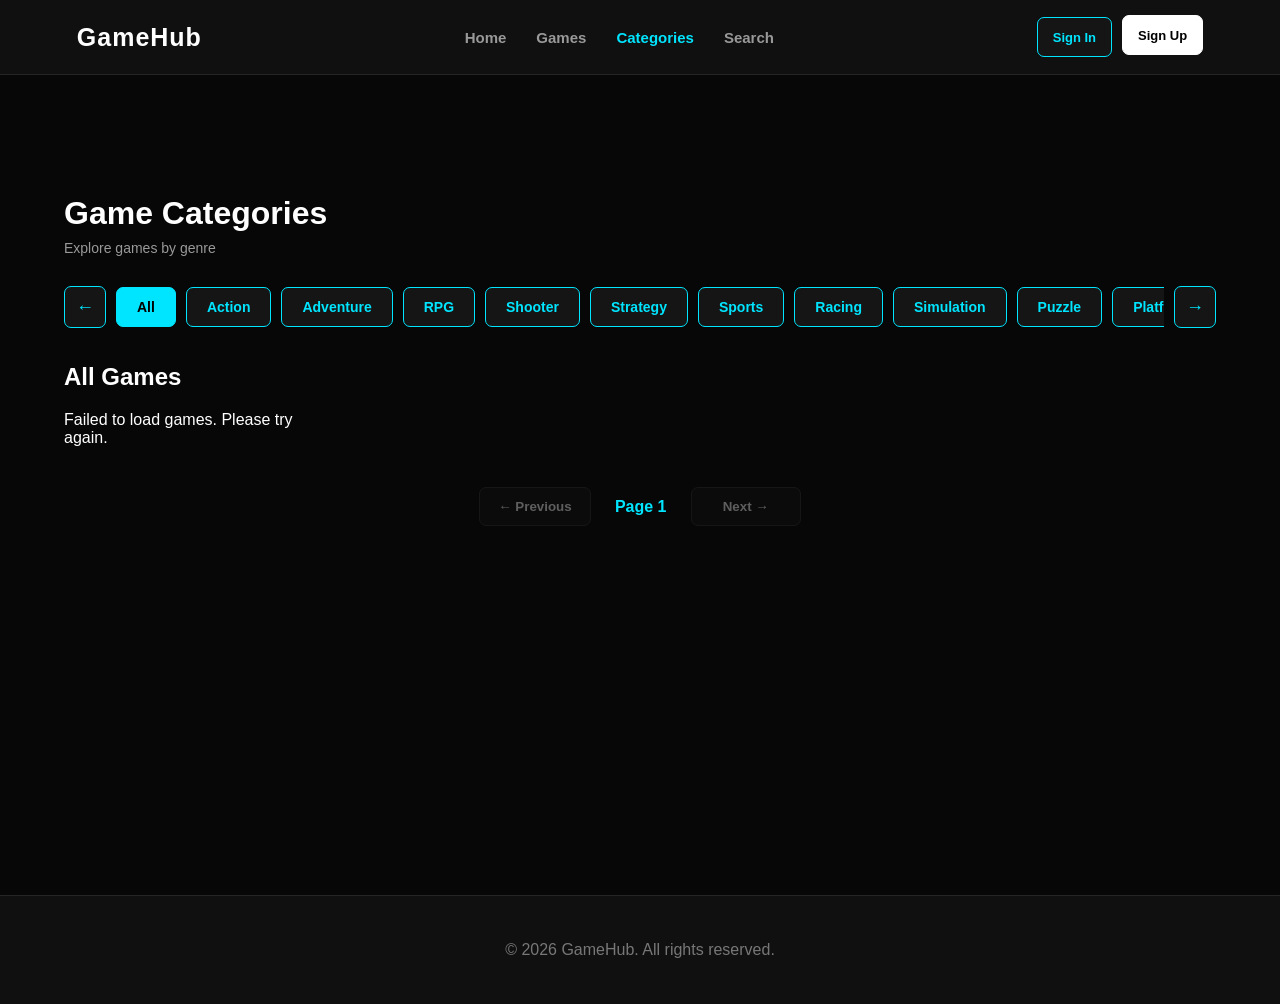
<file: categories.html>
<!DOCTYPE html>

<html lang="en"> <head> <meta charset="UTF-8"> <meta name="viewport" content="width=device-width, initial-scale=1.0">

<title>GameHub - Categories</title>

<link rel="stylesheet" href="style/style.css">
<link rel="stylesheet" href="style/game.css">
<link rel="stylesheet" href="style/category.css">

</head>

<body>

<header class="header">

<div class="logo">
    <a href="index.html">GameHub</a>
</div>

<nav class="navbar">
    <a href="index.html">Home</a>
    <a href="game.html">Games</a>
    <a href="categories.html" class="active">Categories</a>
    <a href="search.html">Search</a>
</nav>

<div class="auth-buttons" id="authButtons">
    <a href="login.html" class="auth-btn login-btn">Sign In</a>
    <a href="register.html" class="auth-btn register-btn">Sign Up</a>
</div>

</header>

<main>

<section class="category-page">

    <div class="category-title">
        <h1>Game Categories</h1>
        <p>Explore games by genre</p>
    </div>

    <div class="genre-selector">

        <button id="genrePrev" class="genre-arrow">
            ←
        </button>

        <div id="genreBar" class="genre-bar"></div>

        <button id="genreNext" class="genre-arrow">
            →
        </button>

    </div>

    <div class="selected-category">
        <h2 id="selectedGenre">All Games</h2>
    </div>

    <div id="categoryGames" class="games-grid">
        <p id="loading">Loading games...</p>
    </div>

    <div class="pagination">

        <button id="prevBtn" disabled>
            ← Previous
        </button>

        <span id="pageNumber">
            Page 1
        </span>

        <button id="nextBtn">
            Next →
        </button>

    </div>

</section>

</main>

<footer> <p>© 2026 GameHub. All rights reserved.</p> </footer>

<script src="script/auth-header.js"></script>

<script src="script/categories.js"></script>

</body> </html>
</file>
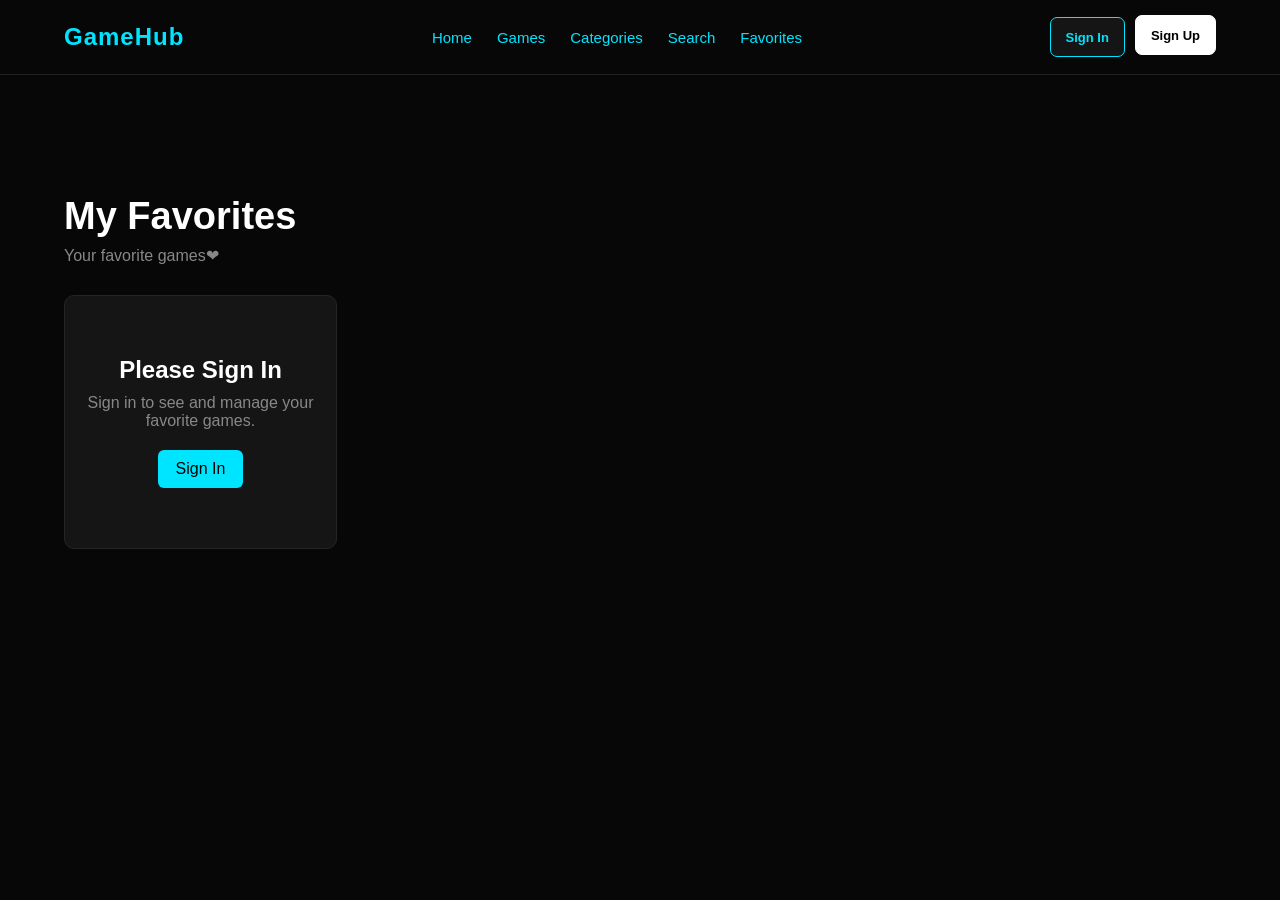
<file: favorites.html>
<!DOCTYPE html>

<html lang="en"> <head> <meta charset="UTF-8"> <meta name="viewport" content="width=device-width, initial-scale=1.0">

<title>GameHub - Favorites</title>

<link rel="stylesheet" href="style/style.css">
<link rel="stylesheet" href="style/favorites.css">

</head>

<body>

<header class="header">

<div class="logo">
    <a href="index.html">GameHub</a>
</div>

<nav class="nav">
    <a href="index.html">Home</a>
    <a href="game.html">Games</a>
    <a href="categories.html">Categories</a>
    <a href="search.html">Search</a>
    <a href="favorites.html" class="active">Favorites</a>
</nav>

<div class="auth-buttons" id="authButtons">
    <a href="login.html" class="login-btn">Sign In</a>
    <a href="register.html" class="register-btn">Sign Up</a>
</div>

</header>

<main class="favorites-page">

<section class="favorites-section">

    <h1>My Favorites</h1>

    <p class="favorites-subtitle">
        Your favorite games❤
    </p>

    <div id="favoritesGrid" class="favorites-grid"></div>

</section>

</main>

<script src="script/auth-header.js"></script>

<script src="script/favorites.js"></script>

</body> </html>
</file>
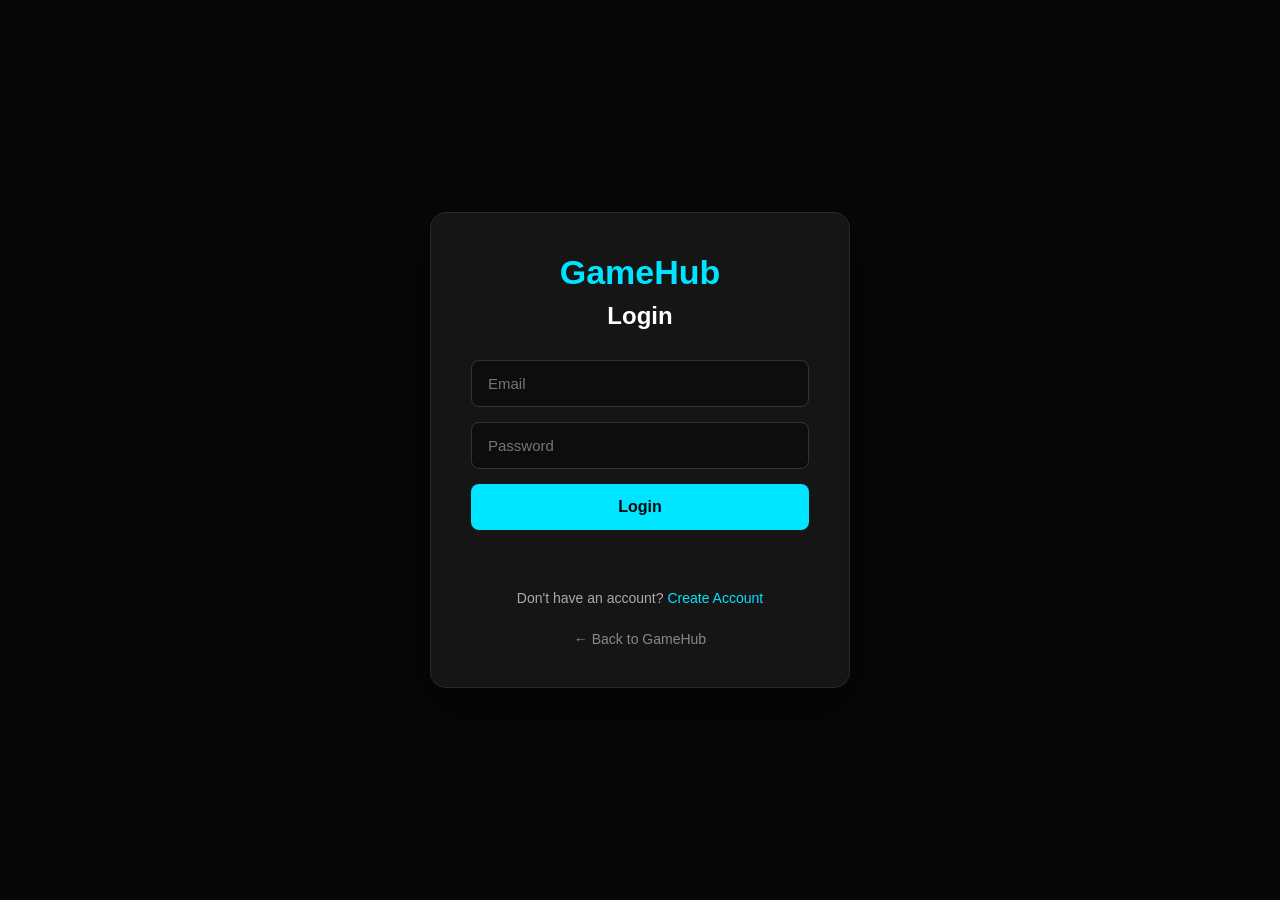
<file: login.html>
<!DOCTYPE html>

<html lang="en"> <head> <meta charset="UTF-8"> <meta name="viewport" content="width=device-width, initial-scale=1.0"> <title>GameHub - Login</title> <link rel="stylesheet" href="style/auth.css"> </head>

<body>

<div class="auth-container">
    <div class="auth-box">

        <h1>GameHub</h1>
        <h2>Login</h2>

        <form id="loginForm">

            <input
                type="email"
                id="loginEmail"
                placeholder="Email"
                required
            >

            <input
                type="password"
                id="loginPassword"
                placeholder="Password"
                required
            >

            <button type="submit">Login</button>

        </form>

        <p id="authMessage"></p>

        <p class="switch-page">
            Don't have an account?
            <a href="register.html">Create Account</a>
        </p>

        <a class="back-home" href="index.html">
            ← Back to GameHub
        </a>

    </div>
</div>

<script src="script/auth.js"></script>

</body> </html>
</file>
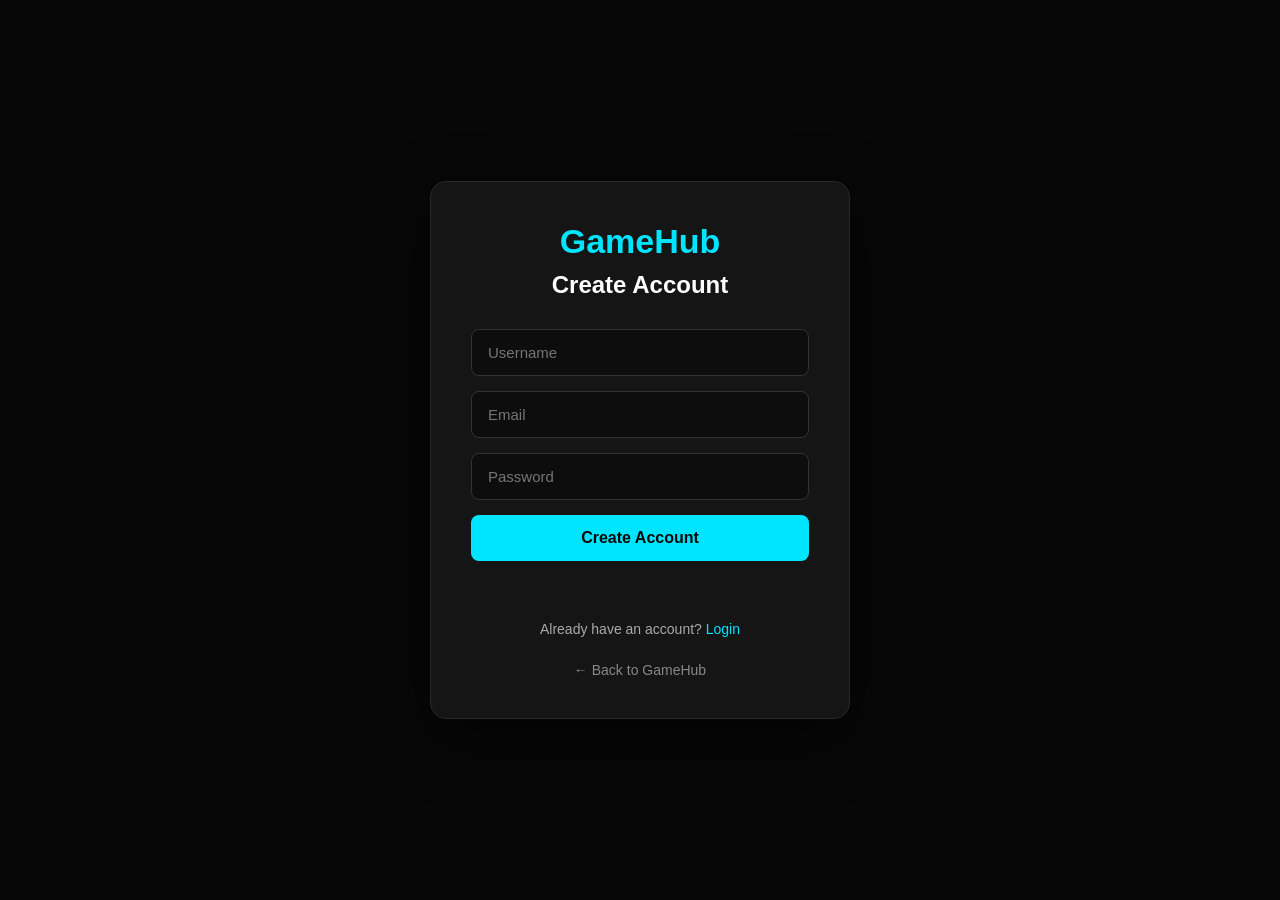
<file: register.html>
<!DOCTYPE html>

<html lang="en"> <head> <meta charset="UTF-8"> <meta name="viewport" content="width=device-width, initial-scale=1.0"> <title>GameHub - Register</title> <link rel="stylesheet" href="style/auth.css"> </head>

<body>

<div class="auth-container">
    <div class="auth-box">

        <h1>GameHub</h1>
        <h2>Create Account</h2>

        <form id="registerForm">

            <input
                type="text"
                id="registerUsername"
                placeholder="Username"
                required
            >

            <input
                type="email"
                id="registerEmail"
                placeholder="Email"
                required
            >

            <input
                type="password"
                id="registerPassword"
                placeholder="Password"
                minlength="6"
                required
            >

            <button type="submit">Create Account</button>

        </form>

        <p id="authMessage"></p>

        <p class="switch-page">
            Already have an account?
            <a href="login.html">Login</a>
        </p>

        <a class="back-home" href="index.html">
            ← Back to GameHub
        </a>

    </div>
</div>

<script src="script/auth.js"></script>

</body> </html>
</file>
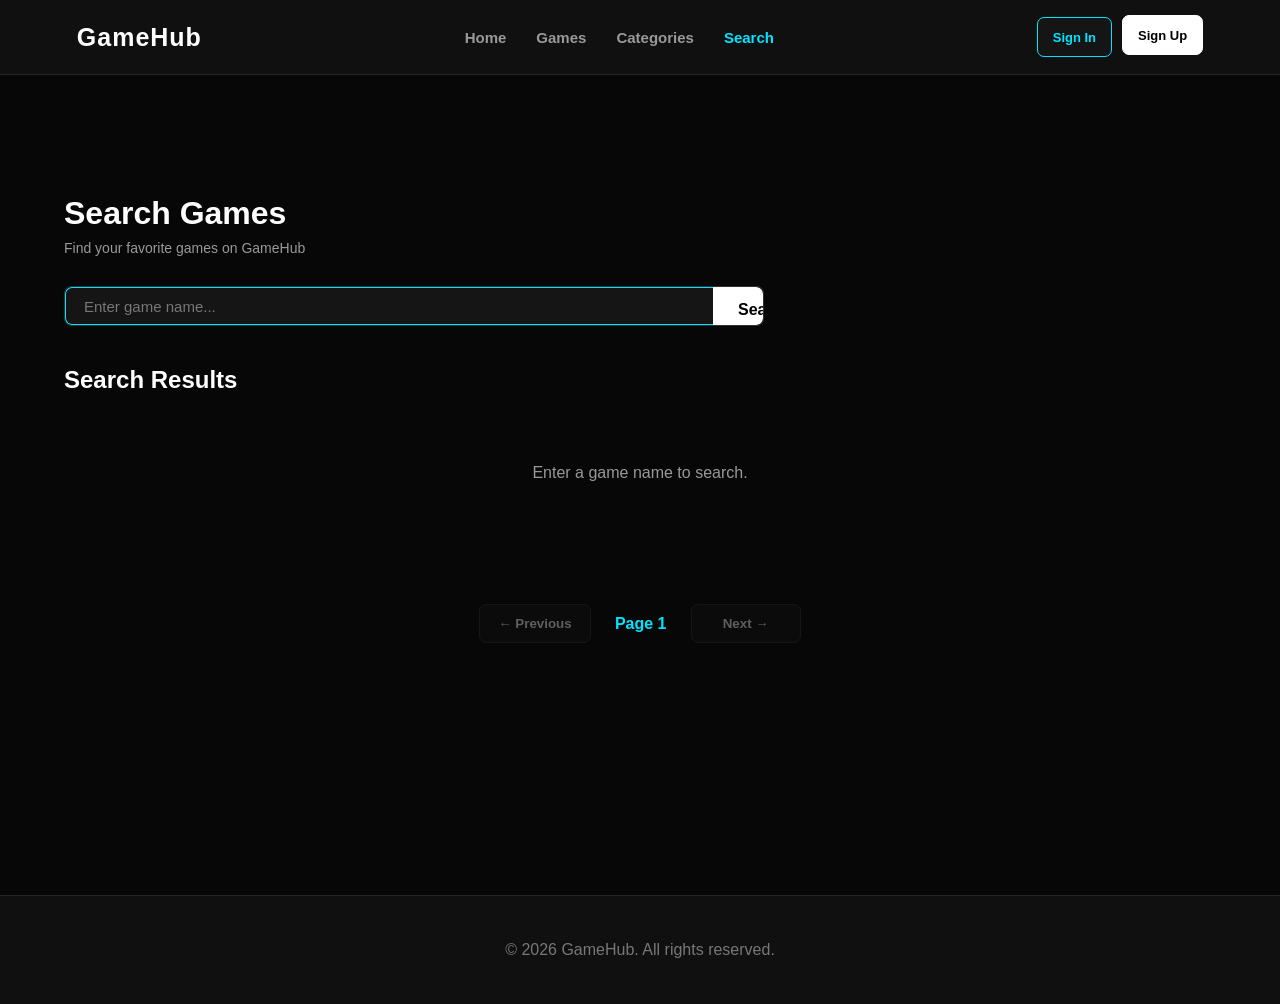
<file: search.html>
<!DOCTYPE html>

<html lang="en"> <head> <meta charset="UTF-8"> <meta name="viewport" content="width=device-width, initial-scale=1.0">

<title>GameHub - Search</title>

<link rel="stylesheet" href="style/style.css">
<link rel="stylesheet" href="style/game.css">
<link rel="stylesheet" href="style/search.css">

</head>

<body>

<header class="header">

<div class="logo">
    <a href="index.html">GameHub</a>
</div>

<nav class="navbar">
    <a href="index.html">Home</a>
    <a href="game.html">Games</a>
    <a href="categories.html">Categories</a>
    <a href="search.html" class="active">Search</a>
</nav>

<div class="auth-buttons" id="authButtons">
    <a href="login.html" class="auth-btn login-btn">Sign In</a>
    <a href="register.html" class="auth-btn register-btn">Sign Up</a>
</div>

</header>

<main>

<section class="search-page">

    <div class="search-title">
        <h1>Search Games</h1>
        <p>Find your favorite games on GameHub</p>
    </div>

    <div class="search-box">

        <input
            type="text"
            id="searchInput"
            placeholder="Enter game name..."
        >

        <button id="searchBtn">
            Search
        </button>

    </div>

    <div class="search-result-title">
        <h2 id="resultTitle">
            Search Results
        </h2>
    </div>

    <div id="searchGames" class="games-grid">
        <p id="searchMessage">
            Enter a game name to search.
        </p>
    </div>

    <div class="pagination">

        <button id="prevBtn" disabled>
            ← Previous
        </button>

        <span id="pageNumber">
            Page 1
        </span>

        <button id="nextBtn" disabled>
            Next →
        </button>

    </div>

</section>

</main>

<footer> <p>© 2026 GameHub. All rights reserved.</p> </footer>

<script src="script/auth-header.js"></script>

<script src="script/search.js"></script>

</body> </html>
</file>
<file: style/style.css>
* {
    margin: 0;
    padding: 0;
    box-sizing: border-box;
}

html {
    scroll-behavior: smooth;
}

body {
    background: #070707;
    color: #ffffff;
    font-family: Arial, Helvetica, sans-serif;
}


/* ================= HEADER ================= */

.header {
    width: 100%;
    height: 75px;

    padding: 0 6%;

    display: flex;
    align-items: center;
    justify-content: space-between;

    background: #101010;

    border-bottom: 1px solid #252525;

    position: sticky;
    top: 0;

    z-index: 1000;
}


/* LOGO */

.logo a {
    color: #ffffff;

    text-decoration: none;

    font-size: 25px;
    font-weight: 900;

    letter-spacing: 1px;
}

.logo span {
    color: #00e5ff;
}


/* NAVBAR */

.navbar {
    display: flex;

    align-items: center;

    gap: 30px;
}

.navbar a {
    color: #999999;

    text-decoration: none;

    font-size: 15px;
    font-weight: bold;

    transition: 0.3s;
}

.navbar a:hover,
.navbar a.active {
    color: #00e5ff;
}


/* SEARCH */

.search-box {
    display: flex;

    height: 40px;

    background: #191919;

    border: 1px solid #303030;

    border-radius: 7px;

    overflow: hidden;
}

.search-box input {
    width: 190px;

    padding: 0 12px;

    background: transparent;

    border: none;
    outline: none;

    color: #ffffff;

    font-size: 14px;
}

.search-box input::placeholder {
    color: #777777;
}

.search-box button {
    width: 45px;

    border: none;

    background: #00e5ff;

    color: #000000;

    cursor: pointer;

    font-size: 16px;

    transition: 0.3s;
}

.search-box button:hover {
    background: #ffffff;
}
.auth-buttons {
display: flex;
align-items: center;
gap: 10px;
flex-shrink: 0;
}

.auth-btn {
display: inline-flex;
align-items: center;
justify-content: center;
min-height: 40px;
padding: 0 15px;
border-radius: 7px;
text-decoration: none;
font-size: 13px;
font-weight: bold;
cursor: pointer;
transition: 0.3s;
white-space: nowrap;
}

.login-btn {
color: #ffffff;
background: #151515;
border: 1px solid #333333;
}

.login-btn {
color: #00e5ff;
border-color: #00e5ff;
}

.register-btn {
color: #000000;
background: #00e5ff;
border: 1px solid #00e5ff;
}

.register-btn {
background: #ffffff;
border-color: #ffffff;
transform: translateY(-2px);
}

.user-account {
display: flex;
align-items: center;
gap: 10px;
}

.user-email {
max-width: 150px;
overflow: hidden;
text-overflow: ellipsis;
white-space: nowrap;
color: #ffffff;
font-size: 13px;
font-weight: bold;
}

.logout-btn {
color: #ffffff;
background: #151515;
border: 1px solid #333333;
}

.logout-btn {
color: #ff3b81;
border-color: #ff3b81;
}


/* ================= HERO ================= */

.hero {
    width: 100%;

    min-height: 600px;

    position: relative;

    overflow: hidden;

    background:
        radial-gradient(
            circle at 70% 50%,
            #252525 0%,
            #101010 35%,
            #070707 70%
        );
}

.hero-content {
    width: 82%;

    max-width: 1350px;

    min-height: 600px;

    margin: auto;

    display: flex;

    align-items: center;

    gap: 65px;
}


/* HERO IMAGE */

.hero-image {
    width: 58%;

    height: 430px;

    overflow: hidden;

    border-radius: 15px;

    background: #111111;

    box-shadow:
        0 20px 60px rgba(0, 0, 0, 0.75);
}

.hero-image img {
    width: 100%;
    height: 100%;

    display: block;

    object-fit: cover;

    opacity: 1;

    transition:
        opacity 0.35s ease,
        transform 0.5s ease;
}


/* HERO INFO */

.hero-info {
    width: 42%;
}

.hero-label,
.small-title {
    color: #00e5ff;

    font-size: 12px;

    font-weight: bold;

    letter-spacing: 3px;
}

.hero-info h1 {
    margin: 12px 0 20px;

    font-size: 55px;

    line-height: 1.05;
}

.hero-info > p:not(.hero-label) {
    color: #aaaaaa;

    line-height: 1.7;

    font-size: 15px;
}


/* GAME META */

.game-meta {
    display: flex;

    flex-wrap: wrap;

    gap: 10px;

    margin-bottom: 20px;
}

.game-meta span {
    padding: 8px 12px;

    background: #191919;

    border: 1px solid #282828;

    border-radius: 6px;

    color: #dddddd;

    font-size: 13px;
}


/* BUTTON */

.play-btn {
    margin-top: 25px;

    padding: 13px 22px;

    background: #00e5ff;

    color: #000000;

    border: none;

    border-radius: 7px;

    font-weight: bold;

    cursor: pointer;

    transition: 0.3s;
}

.play-btn:hover {
    transform: translateY(-3px);

    box-shadow:
        0 8px 25px rgba(0, 229, 255, 0.25);
}


/* SLIDER BUTTONS */

.slider-btn {
    position: absolute;

    top: 50%;

    transform: translateY(-50%);

    width: 45px;
    height: 45px;

    display: flex;

    align-items: center;
    justify-content: center;

    border: 1px solid #444444;

    border-radius: 50%;

    background: #151515;

    color: #ffffff;

    font-size: 20px;

    cursor: pointer;

    z-index: 10;

    transition: 0.3s;
}

.slider-btn:hover {
    background: #00e5ff;

    color: #000000;

    border-color: #00e5ff;
}

.slider-btn.prev {
    left: 25px;
}

.slider-btn.next {
    right: 25px;
}


/* DOTS */

.dots {
    position: absolute;

    left: 50%;
    bottom: 25px;

    transform: translateX(-50%);

    display: flex;

    align-items: center;

    gap: 8px;
}

.dot {
    width: 8px;
    height: 8px;

    border-radius: 50%;

    background: #555555;

    cursor: pointer;

    transition: 0.3s;
}

.dot.active {
    width: 25px;

    border-radius: 10px;

    background: #00e5ff;
}


/* ================= SECTIONS ================= */

.section {
    width: 88%;

    max-width: 1400px;

    margin: 80px auto;
}

.section-title {
    display: flex;

    align-items: center;
    justify-content: space-between;

    margin-bottom: 30px;
}

.section-title h2 {
    margin-top: 6px;

    font-size: 32px;
}


/* VIEW ALL */

.view-all {
    color: #00e5ff;

    text-decoration: none;

    font-size: 14px;

    font-weight: bold;

    transition: 0.3s;
}

.view-all:hover {
    color: #ffffff;
}


/* ================= GAME GRID ================= */

.game-grid {
    display: grid;

    grid-template-columns:
        repeat(5, 1fr);

    gap: 20px;
}


/* GAME CARD */

.game-card {
    overflow: hidden;

    background: #121212;

    border: 1px solid #242424;

    border-radius: 10px;

    cursor: pointer;

    transition:
        transform 0.3s ease,
        border-color 0.3s ease,
        box-shadow 0.3s ease;
}

.game-card:hover {
    transform: translateY(-8px);

    border-color: #00e5ff;

    box-shadow:
        0 10px 35px rgba(0, 229, 255, 0.12);
}

.game-card img {
    width: 100%;
    height: 260px;

    display: block;

    object-fit: cover;

    background: #1a1a1a;
}

.card-info {
    padding: 15px;
}

.card-info h3 {
    font-size: 17px;

    white-space: nowrap;

    overflow: hidden;

    text-overflow: ellipsis;
}

.card-info p {
    margin-top: 8px;

    color: #888888;

    font-size: 13px;
}


/* ================= CATEGORIES ================= */

.category-buttons {
    display: flex;

    flex-wrap: wrap;

    gap: 10px;

    margin-bottom: 35px;
}

.category-btn {
    padding: 11px 18px;

    background: #141414;

    border: 1px solid #333333;

    border-radius: 7px;

    color: #aaaaaa;

    cursor: pointer;

    font-weight: bold;

    transition: 0.3s;
}

.category-btn:hover {
    color: #ffffff;

    border-color: #00e5ff;
}

.category-btn.active {
    background: #00e5ff;

    border-color: #00e5ff;

    color: #000000;
}


/* ================= LOADING ================= */

.loading {
    grid-column: 1 / -1;

    padding: 60px 20px;

    text-align: center;

    color: #777777;

    font-size: 15px;
}


/* ================= FOOTER ================= */

footer {
    margin-top: 100px;

    padding: 45px 6%;

    background: #101010;

    border-top: 1px solid #252525;

    color: #777777;

    text-align: center;
}

.footer-content {
    margin-bottom: 25px;
}

.footer-content .logo {
    margin-bottom: 12px;
}

.copyright {
    font-size: 13px;

    color: #555555;
}


/* ================= RESPONSIVE ================= */

@media (max-width: 1100px) {

    .navbar {
        gap: 15px;
    }

    .game-grid {
        grid-template-columns:
            repeat(3, 1fr);
    }

    .hero-content {
        width: 86%;

        gap: 40px;
    }

    .hero-info h1 {
        font-size: 42px;
    }
}


@media (max-width: 800px) {

    .header {
        height: auto;

        min-height: 75px;

        padding: 15px 5%;

        flex-wrap: wrap;

        gap: 15px;
    }

    .navbar {
        order: 3;

        width: 100%;

        justify-content: center;
    }

    .search-box {
        margin-left: auto;
    }

    .hero-content {
        flex-direction: column;

        padding: 60px 0;

        min-height: auto;
    }

    .hero-image,
    .hero-info {
        width: 100%;
    }

    .hero-image {
        height: 330px;
    }

    .hero-info h1 {
        font-size: 40px;
    }

    .hero {
        min-height: auto;
    }

    .game-grid {
        grid-template-columns:
            repeat(2, 1fr);
    }
}


@media (max-width: 550px) {

    .header {
        padding: 15px 20px;
    }

    .logo {
        width: 100%;
        text-align: center;
    }
    
    .auth-buttons {
        margin-left: auto;
    }

    .auth-btn {
        min-height: 36px;
        padding: 0 10px;
        font-size: 12px;
    }

    .user-email {
        max-width: 100px;
        font-size: 11px;
    }

    .navbar {
        gap: 18px;
    }

    .navbar a {
        font-size: 13px;
    }

    .search-box {
        width: 100%;
    }

    .search-box input {
        width: 100%;
    }

    .hero-content {
        width: 90%;
    }

    .hero-image {
        height: 240px;
    }

    .hero-info h1 {
        font-size: 32px;
    }

    .slider-btn {
        width: 38px;
        height: 38px;
    }

    .slider-btn.prev {
        left: 10px;
    }

    .slider-btn.next {
        right: 10px;
    }

    .section {
        width: 90%;
    }

    .section-title h2 {
        font-size: 25px;
    }

    .game-grid {
        grid-template-columns:
            1fr 1fr;

        gap: 12px;
    }

    .game-card img {
        height: 200px;
    }

    .category-buttons {
        gap: 7px;
    }

    .category-btn {
        padding: 9px 12px;

        font-size: 12px;
    }
}
</file>
<file: style/game.css>
.games-page {
padding: 120px 5% 60px;
min-height: 80vh;
}

.games-page-title {
margin-bottom: 30px;
}

.games-page-title h1 {
color: #ffffff;
font-size: 32px;
margin-bottom: 8px;
}

.games-page-title p {
color: #999999;
font-size: 14px;
}

.games-grid {
display: grid;
grid-template-columns: repeat(4, 1fr);
gap: 20px;
}

.game-card {
background: #151515;
border: 1px solid #252525;
border-radius: 10px;
overflow: hidden;
transition: 0.3s;
}

.game-card {
transform: translateY(-5px);
border-color: #00e5ff;
box-shadow: 0 0 18px rgba(0, 229, 255, 0.15);
}

.game-card img {
width: 100%;
height: 210px;
object-fit: cover;
display: block;
}

.game-info {
padding: 15px;
}

.game-info h3 {
color: #ffffff;
font-size: 17px;
margin-bottom: 10px;
white-space: nowrap;
overflow: hidden;
text-overflow: ellipsis;
}

.game-info p {
color: #00e5ff;
font-size: 13px;
margin-bottom: 14px;
}

.game-info button {
width: 100%;
padding: 10px;
border: none;
border-radius: 6px;
background: #00e5ff;
color: #000000;
font-weight: bold;
cursor: pointer;
transition: 0.3s;
}

.game-info button {
background: #ffffff;
transform: translateY(-2px);
}

.pagination {
display: flex;
justify-content: center;
align-items: center;
gap: 15px;
margin-top: 40px;
}

.pagination button {
min-width: 110px;
padding: 11px 18px;
border: 1px solid #333333;
border-radius: 7px;
background: #151515;
color: #ffffff;
cursor: pointer;
font-weight: bold;
transition: 0.3s;
}

.pagination button:hover() {
color: #00e5ff;
border-color: #00e5ff;
}

.pagination button {
opacity: 0.35;
cursor: not-allowed;
}

#pageNumber {
color: #00e5ff;
font-weight: bold;
min-width: 70px;
text-align: center;
}

#loading {
color: #00e5ff;
text-align: center;
grid-column: 1 / -1;
padding: 50px;
}

@media (max-width: 1000px) {
.games-grid {
grid-template-columns: repeat(3, 1fr);
}
}

@media (max-width: 700px) {
.games-grid {
grid-template-columns: repeat(2, 1fr);
}

.games-page {
    padding: 100px 4% 40px;
}

}

@media (max-width: 450px) {
.games-grid {
grid-template-columns: 1fr;
}

.games-page-title h1 {
    font-size: 26px;
}

}
</file>
<file: style/category.css>
.category-page {
padding: 120px 5% 60px;
min-height: 80vh;
}

.category-title {
margin-bottom: 30px;
}

.category-title h1 {
color: #ffffff;
font-size: 32px;
margin-bottom: 8px;
}

.category-title p {
color: #999999;
font-size: 14px;
}

.genre-selector {
display: flex;
align-items: center;
gap: 10px;
width: 100%;
margin-bottom: 35px;
}

.genre-bar {
display: flex;
gap: 10px;
overflow: hidden;
scroll-behavior: smooth;
flex: 1;
}

.genre-button {
flex-shrink: 0;
padding: 11px 20px;
border: 1px solid #333333;
border-radius: 7px;
background: #151515;
color: #ffffff;
font-size: 14px;
font-weight: bold;
cursor: pointer;
transition: 0.3s;
white-space: nowrap;
}

.genre-button {
color: #00e5ff;
border-color: #00e5ff;
}

.genre-button.active {
background: #00e5ff;
color: #000000;
border-color: #00e5ff;
}

.genre-arrow {
width: 42px;
height: 42px;
flex-shrink: 0;
border: 1px solid #333333;
border-radius: 7px;
background: #151515;
color: #ffffff;
font-size: 18px;
cursor: pointer;
transition: 0.3s;
}

.genre-arrow {
color: #00e5ff;
border-color: #00e5ff;
}

.selected-category {
margin-bottom: 20px;
}

.selected-category h2 {
color: #ffffff;
font-size: 24px;
}

#categoryGames {
margin-bottom: 10px;
}

@media (max-width: 700px) {

.category-page {
    padding: 100px 4% 40px;
}

.category-title h1 {
    font-size: 26px;
}

.genre-arrow {
    width: 36px;
    height: 36px;
}

.genre-button {
    padding: 9px 15px;
    font-size: 13px;
}

}
</file>
<file: style/favorites.css>
.favorites-page {
min-height: 80vh;
padding: 120px 5% 60px;
}

.favorites-section {
max-width: 1400px;
margin: 0 auto;
}

.favorites-section h1 {
margin: 0;
color: #ffffff;
font-size: 38px;
}

.favorites-subtitle {
margin: 8px 0 30px;
color: #888;
font-size: 16px;
}

.favorites-grid {
display: grid;
grid-template-columns: repeat(4, 1fr);
gap: 20px;
}

.favorite-card {
overflow: hidden;
background: #151515;
border: 1px solid #252525;
border-radius: 10px;
transition: border-color 0.2s ease;
}

.favorite-card {
border-color: #00E5FF;
}

.favorite-card img {
display: block;
width: 100%;
height: 210px;
object-fit: cover;
}

.favorite-info {
padding: 16px;
}

.favorite-info h3 {
margin: 0 0 8px;
color: #ffffff;
font-size: 18px;
}

.favorite-rating {
margin: 0 0 15px;
color: #00E5FF;
font-size: 14px;
}

.favorite-actions {
display: flex;
gap: 8px;
}

.view-favorite-btn,
.remove-favorite-btn {
flex: 1;
padding: 9px 10px;
border: none;
border-radius: 6px;
cursor: pointer;
font-size: 13px;
}

.view-favorite-btn {
background: #00E5FF;
color: #000000;
}

.remove-favorite-btn {
background: #252525;
color: #ffffff;
}

.remove-favorite-btn {
background: #ff3b81;
}

.empty-favorites {
padding: 60px 20px;
text-align: center;
background: #151515;
border: 1px solid #252525;
border-radius: 10px;
}

.empty-favorites h2 {
margin: 0 0 10px;
color: #ffffff;
}

.empty-favorites p {
margin: 0 0 20px;
color: #888;
}

.empty-favorites a {
display: inline-block;
padding: 10px 18px;
background: #00E5FF;
color: #000000;
border-radius: 6px;
text-decoration: none;
}

@media (max-width: 1000px) {

.favorites-grid {
    grid-template-columns: repeat(2, 1fr);
}

}

@media (max-width: 600px) {

.favorites-page {
    padding: 110px 20px 40px;
}

.favorites-section h1 {
    font-size: 30px;
}

.favorites-grid {
    grid-template-columns: 1fr;
}

}
.header {
display: flex;
align-items: center;
justify-content: space-between;
padding: 18px 5%;
background: #070707;
border-bottom: 1px solid #222;
}

.header .logo a {
color: #00E5FF;
text-decoration: none;
font-size: 24px;
font-weight: bold;
}

.header .nav {
display: flex;
align-items: center;
gap: 25px;
}

.header .nav a {
color: #aaa;
text-decoration: none;
font-size: 15px;
transition: 0.2s;
}

.header .nav a,
.header .nav a.active {
color: #00E5FF;
}

.header .auth-buttons {
display: flex;
align-items: center;
gap: 10px;
}

.header .auth-buttons a {
text-decoration: none;
}

@media (max-width: 800px) {

.header {
    flex-wrap: wrap;
    gap: 15px;
}

.header .nav {
    gap: 15px;
    flex-wrap: wrap;
    justify-content: center;
}

}
</file>
<file: style/auth.css>
* {
    margin: 0;
    padding: 0;
    box-sizing: border-box;
}

body {
    min-height: 100vh;
    background: #070707;
    color: white;
    font-family: Arial, sans-serif;
}

.auth-container {
    min-height: 100vh;
    display: flex;
    justify-content: center;
    align-items: center;
    padding: 20px;
}

.auth-box {
    width: 100%;
    max-width: 420px;
    background: #151515;
    padding: 40px;
    border-radius: 16px;
    border: 1px solid #292929;
    box-shadow: 0 20px 60px rgba(0, 0, 0, 0.5);
}

.auth-box h1 {
    text-align: center;
    font-size: 34px;
    color: #00e5ff;
    margin-bottom: 10px;
}

.auth-box h2 {
    text-align: center;
    font-size: 24px;
    margin-bottom: 30px;
}

.auth-box form {
    display: flex;
    flex-direction: column;
    gap: 15px;
}

.auth-box input {
    width: 100%;
    padding: 14px 16px;
    border: 1px solid #333;
    border-radius: 8px;
    background: #0d0d0d;
    color: white;
    font-size: 15px;
    outline: none;
}

.auth-box input:focus {
    border-color: #00e5ff;
}

.auth-box button {
    padding: 14px;
    border: none;
    border-radius: 8px;
    background: #00e5ff;
    color: #070707;
    font-size: 16px;
    font-weight: bold;
    cursor: pointer;
    transition: 0.2s;
}

.auth-box button:hover {
    transform: translateY(-2px);
    box-shadow: 0 5px 20px rgba(0, 229, 255, 0.25);
}

#authMessage {
    min-height: 22px;
    margin-top: 18px;
    text-align: center;
    font-size: 14px;
}

.switch-page {
    margin-top: 20px;
    text-align: center;
    color: #aaa;
    font-size: 14px;
}

.switch-page a {
    color: #00e5ff;
    text-decoration: none;
}

.switch-page a:hover {
    text-decoration: underline;
}

.back-home {
    display: block;
    margin-top: 25px;
    text-align: center;
    color: #888;
    text-decoration: none;
    font-size: 14px;
}

.back-home:hover {
    color: white;
}
</file>
<file: style/search.css>
.search-page {
padding: 120px 5% 60px;
min-height: 80vh;
}

.search-title {
margin-bottom: 30px;
}

.search-title h1 {
color: #ffffff;
font-size: 32px;
margin-bottom: 8px;
}

.search-title p {
color: #999999;
font-size: 14px;
}

.search-box {
display: flex;
max-width: 700px;
margin-bottom: 40px;
}

.search-box input {
flex: 1;
padding: 14px 18px;
border: 1px solid #333333;
border-right: none;
border-radius: 7px 0 0 7px;
outline: none;
background: #151515;
color: #ffffff;
font-size: 15px;
}

.search-box input {
border-color: #00e5ff;
}

.search-box input::placeholder {
color: #777777;
}

.search-box button {
padding: 14px 25px;
border: none;
border-radius: 0 7px 7px 0;
background: #00e5ff;
color: #000000;
font-weight: bold;
cursor: pointer;
transition: 0.3s;
}

.search-box button {
background: #ffffff;
}

.search-result-title {
margin-bottom: 20px;
}

.search-result-title h2 {
color: #ffffff;
font-size: 24px;
}

#searchGames {
min-height: 150px;
}

#searchMessage {
color: #999999;
text-align: center;
grid-column: 1 / -1;
padding: 50px;
}

@media (max-width: 600px) {

.search-page {
    padding: 100px 4% 40px;
}

.search-title h1 {
    font-size: 26px;
}

.search-box {
    width: 100%;
}

.search-box input {
    min-width: 0;
}

.search-box button {
    padding: 14px 18px;
}

}
</file>
